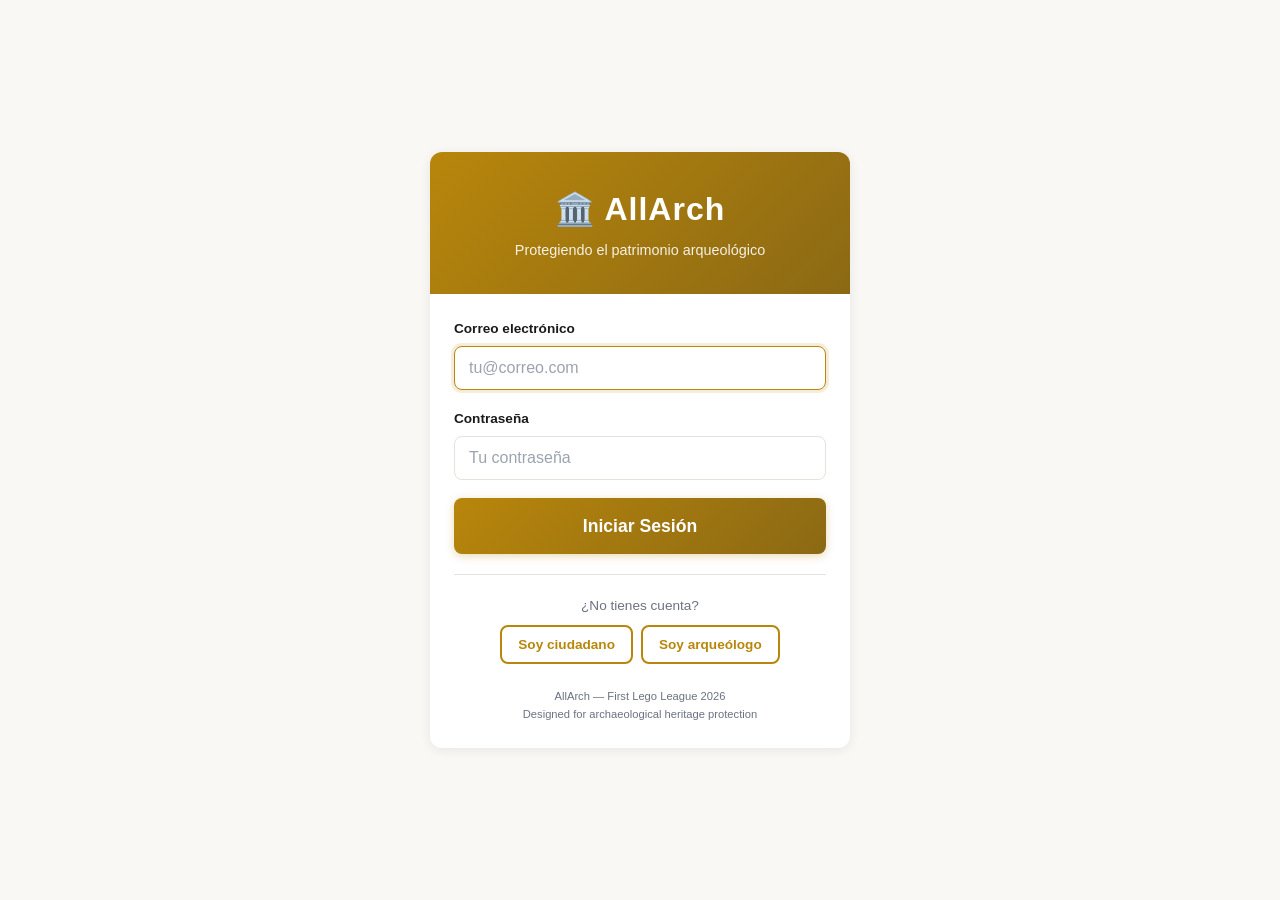
<file: index.html>
<!DOCTYPE html>
<html lang="es">
<head>
  <meta charset="UTF-8">
  <meta name="viewport" content="width=device-width, initial-scale=1.0, maximum-scale=1.0, user-scalable=no">
  <meta name="theme-color" content="#B8860B">
  <meta name="apple-mobile-web-app-capable" content="yes">
  <meta name="apple-mobile-web-app-status-bar-style" content="black-translucent">
  <title>AllArch — Iniciar Sesión</title>
  <link rel="stylesheet" href="css/styles.css">
  <link rel="manifest" href="manifest.webmanifest">
  <link rel="icon" type="image/png" href="assets/icons/icon-192.png">
  <link rel="apple-touch-icon" href="assets/icons/icon-192.png">
</head>
<body>
  <div class="aa-center-page">
    <div class="aa-card" style="width:100%;max-width:420px;">
      <div class="aa-card-header">
        <h1>🏛️ AllArch</h1>
        <p>Protegiendo el patrimonio arqueológico</p>
      </div>
      <div class="aa-card-body">
        <form id="loginForm" onsubmit="handleLogin(event)">
          <div class="aa-form-group">
            <label for="email">Correo electrónico</label>
            <input type="email" id="email" class="aa-input" placeholder="tu@correo.com" required autocomplete="email" autofocus>
          </div>
          <div class="aa-form-group">
            <label for="password">Contraseña</label>
            <input type="password" id="password" class="aa-input" placeholder="Tu contraseña" required autocomplete="current-password">
          </div>
          <button type="submit" id="loginBtn" class="aa-btn aa-btn-primary aa-btn-block aa-btn-lg">
            Iniciar Sesión
          </button>
        </form>

        <hr class="aa-divider">

        <div class="aa-text-center">
          <p class="aa-text-muted">¿No tienes cuenta?</p>
          <div class="aa-gap-sm aa-mt-1" style="justify-content:center;flex-wrap:wrap;">
            <a href="registro.html" class="aa-btn aa-btn-outline aa-btn-sm">Soy ciudadano</a>
            <a href="registro_arqueologo.html" class="aa-btn aa-btn-outline aa-btn-sm">Soy arqueólogo</a>
          </div>
        </div>

        <p class="aa-text-center aa-text-muted aa-mt-3" style="font-size:0.7rem;">
          AllArch — First Lego League 2026<br>Designed for archaeological heritage protection
        </p>
      </div>
    </div>
  </div>

  <script src="js/config.js"></script>
  <script src="js/utils.js"></script>
  <script src="js/auth.js"></script>
  <script src="js/pwa-install.js"></script>
  <script>
    if ('serviceWorker' in navigator) {
      navigator.serviceWorker.register('./sw.js').catch(() => {});
    }
    document.addEventListener('DOMContentLoaded', () => {
      const user = getUser();
      if (user && user.id) redirigirPorTipoUsuario();
    });
  </script>
</body>
</html>
</file>
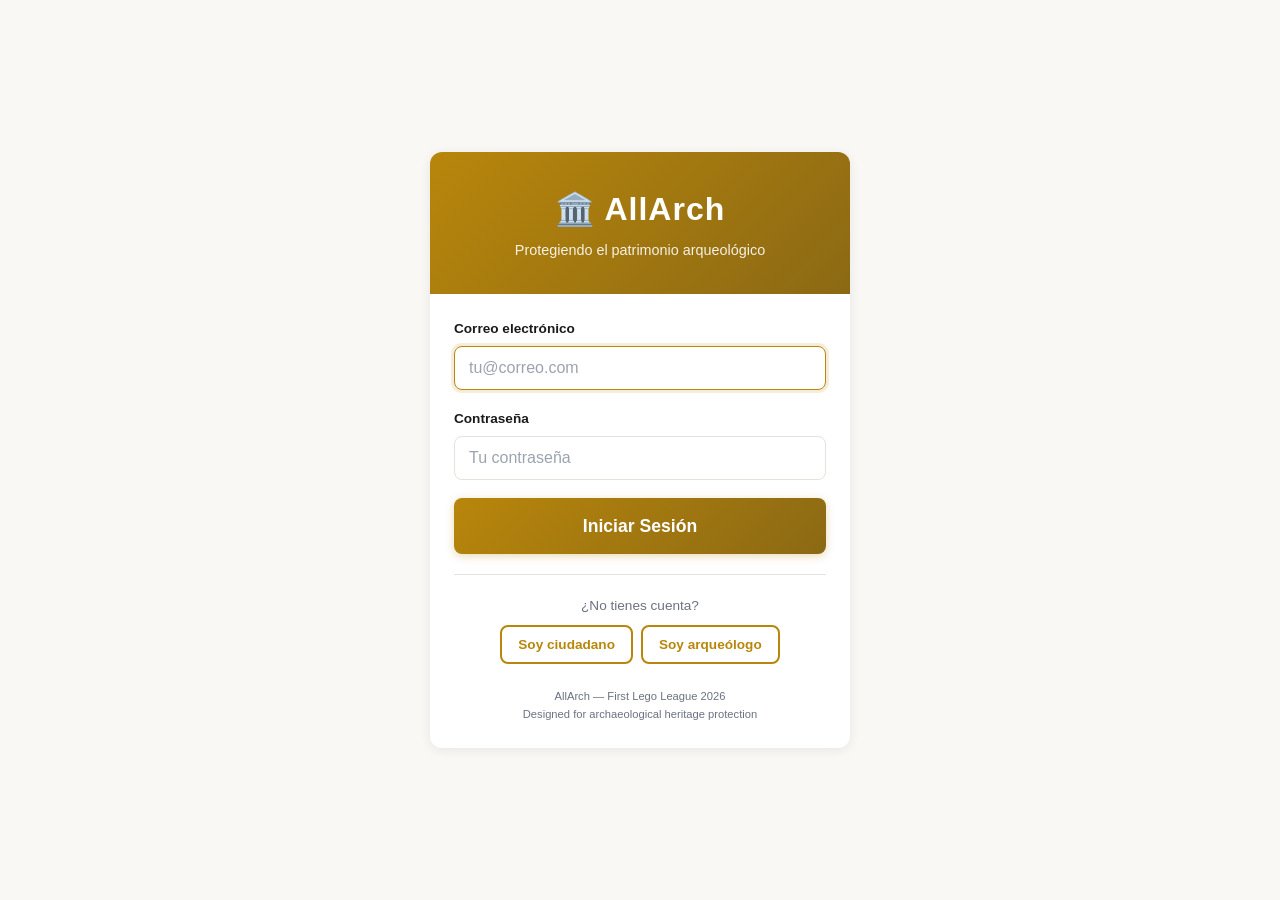
<file: dashboard_admin.html>
<!DOCTYPE html>
<html lang="es">
<head>
  <meta charset="UTF-8">
  <meta name="viewport" content="width=device-width, initial-scale=1.0, maximum-scale=1.0, user-scalable=no">
  <meta name="theme-color" content="#B8860B">
  <title>AllArch — Panel Administrador</title>
  <link rel="stylesheet" href="css/styles.css">
  <link rel="manifest" href="manifest.webmanifest">
</head>
<body>
  <header class="aa-header" id="appHeader"></header>

  <main class="aa-page">
    <div class="aa-container">
      <div class="aa-stats" id="statsAdmin"></div>

      <div class="aa-tabs">
        <button class="aa-tab active" onclick="cambiarTabAdmin('arqueologos')">👤 Arqueólogos</button>
        <button class="aa-tab" onclick="cambiarTabAdmin('hallazgos')">📷 Hallazgos</button>
      </div>

      <div id="tabArqueologos">
        <h3 class="aa-section-title">Pendientes de aprobación <span class="aa-section-count" id="contadorPendientes">0</span></h3>
        <div id="listaPendientes" class="aa-finding-list"></div>

        <h3 class="aa-section-title aa-mt-3">Arqueólogos verificados <span class="aa-section-count" id="contadorAprobados">0</span></h3>
        <div id="listaAprobados" class="aa-finding-list"></div>
      </div>

      <div id="tabHallazgos" style="display:none;">
        <h3 class="aa-section-title">Todos los hallazgos <span class="aa-section-count" id="contadorHallazgos">0</span></h3>
        <div id="listaHallazgos" class="aa-finding-list"></div>
      </div>
    </div>
  </main>

  <script src="js/config.js"></script>
  <script src="js/utils.js"></script>
  <script src="js/auth.js"></script>
  <script src="js/admin.js"></script>
  <script src="js/pwa-install.js"></script>
</body>
</html>
</file>
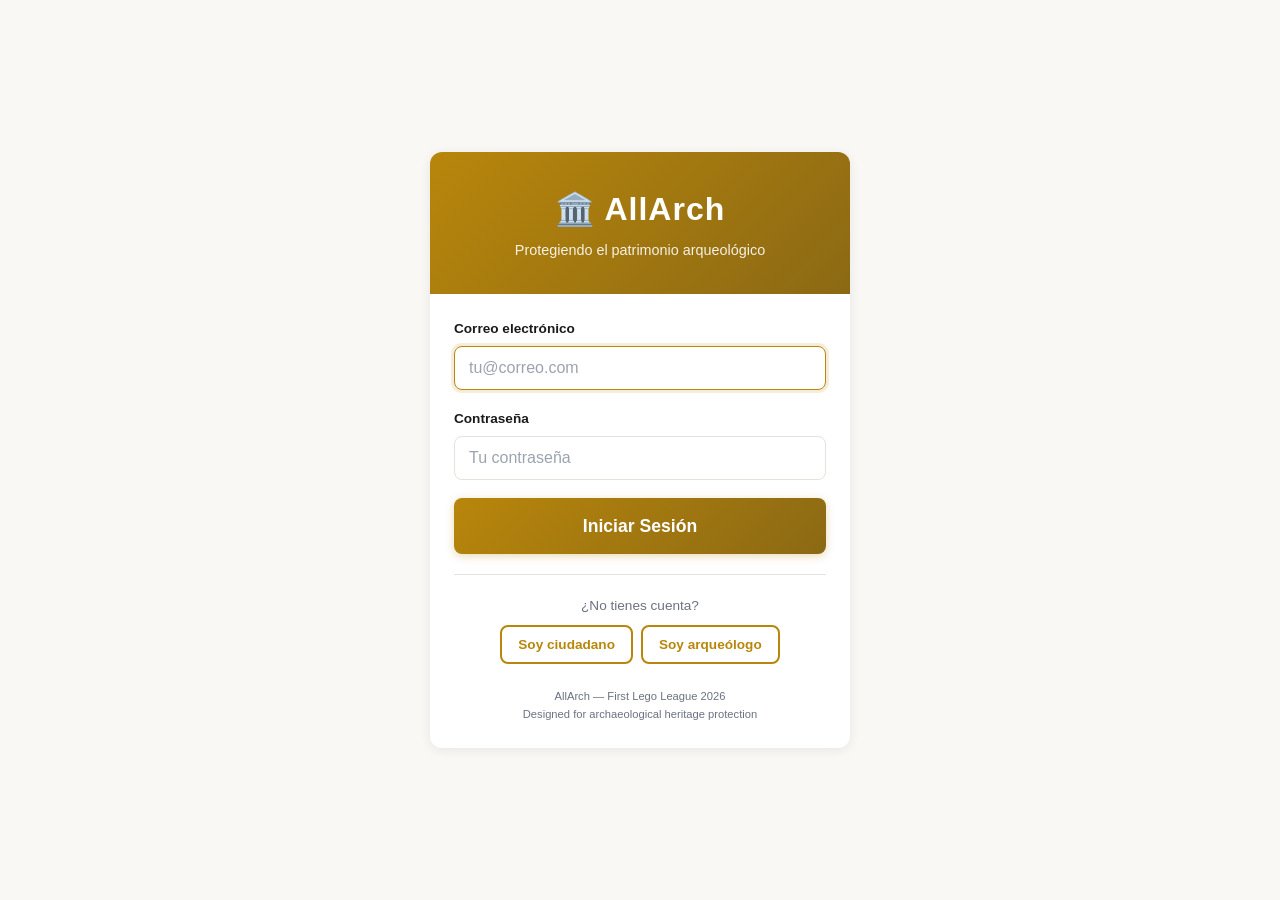
<file: dashboard_arqueologo.html>
<!DOCTYPE html>
<html lang="es">
<head>
  <meta charset="UTF-8">
  <meta name="viewport" content="width=device-width, initial-scale=1.0, maximum-scale=1.0, user-scalable=no">
  <meta name="theme-color" content="#B8860B">
  <title>AllArch — Panel Arqueólogo</title>
  <link rel="stylesheet" href="css/styles.css">
  <link rel="manifest" href="manifest.webmanifest">
</head>
<body>
  <header class="aa-header" id="appHeader"></header>

  <main class="aa-page">
    <div class="aa-container">
      <div id="bannerPendiente" style="display:none;">
        <div class="aa-pending-banner">
          <h3>⏳ Cuenta pendiente de aprobación</h3>
          <p>Un administrador revisará tu perfil profesional. Recibirás acceso completo una vez aprobado.</p>
        </div>
      </div>

      <div id="contenidoPrincipal">
        <div class="aa-stats" id="statsArqueologo"></div>

        <div class="aa-tabs">
          <button class="aa-tab active" onclick="cambiarTab('pendientes')">⏳ Pendientes</button>
          <button class="aa-tab" onclick="cambiarTab('evaluados')">✅ Mis evaluaciones</button>
        </div>

        <div id="tabPendientes">
          <div id="listaPendientes">
            <div class="aa-loading"><div class="spinner"></div><span>Cargando hallazgos...</span></div>
          </div>
        </div>

        <div id="tabEvaluados" style="display:none;">
          <div id="listaEvaluados">
            <div class="aa-loading"><div class="spinner"></div><span>Cargando evaluaciones...</span></div>
          </div>
        </div>
      </div>
    </div>
  </main>

  <script src="js/config.js"></script>
  <script src="js/utils.js"></script>
  <script src="js/auth.js"></script>
  <script src="js/arqueologo.js"></script>
  <script src="js/pwa-install.js"></script>
</body>
</html>
</file>
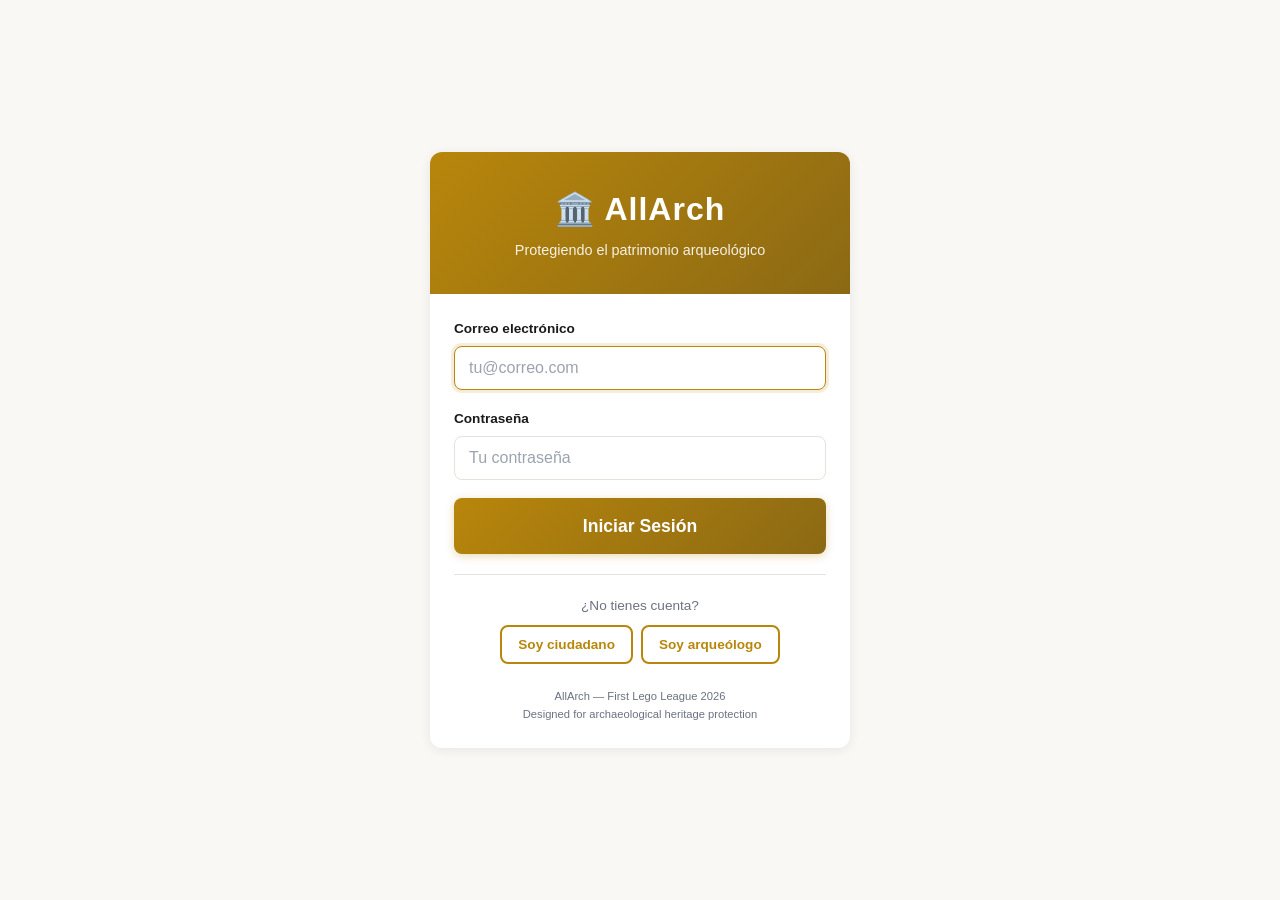
<file: dashboard_publico.html>
<!DOCTYPE html>
<html lang="es">
<head>
  <meta charset="UTF-8">
  <meta name="viewport" content="width=device-width, initial-scale=1.0, maximum-scale=1.0, user-scalable=no">
  <meta name="theme-color" content="#B8860B">
  <title>AllArch — Mis Hallazgos</title>
  <link rel="stylesheet" href="css/styles.css">
  <link rel="manifest" href="manifest.webmanifest">
</head>
<body>
  <header class="aa-header" id="appHeader"></header>

  <main class="aa-page">
    <div class="aa-container">
      <h2 class="aa-section-title">📷 Mis Hallazgos <span class="aa-section-count" id="contadorHallazgos">0</span></h2>
      <div id="listaHallazgos">
        <div class="aa-loading"><div class="spinner"></div><span>Cargando hallazgos...</span></div>
      </div>
    </div>
  </main>

  <a href="nuevo_hallazgo.html" class="aa-fab" title="Reportar hallazgo">＋</a>

  <script src="js/config.js"></script>
  <script src="js/utils.js"></script>
  <script src="js/auth.js"></script>
  <script src="js/publico.js"></script>
  <script src="js/pwa-install.js"></script>
</body>
</html>
</file>
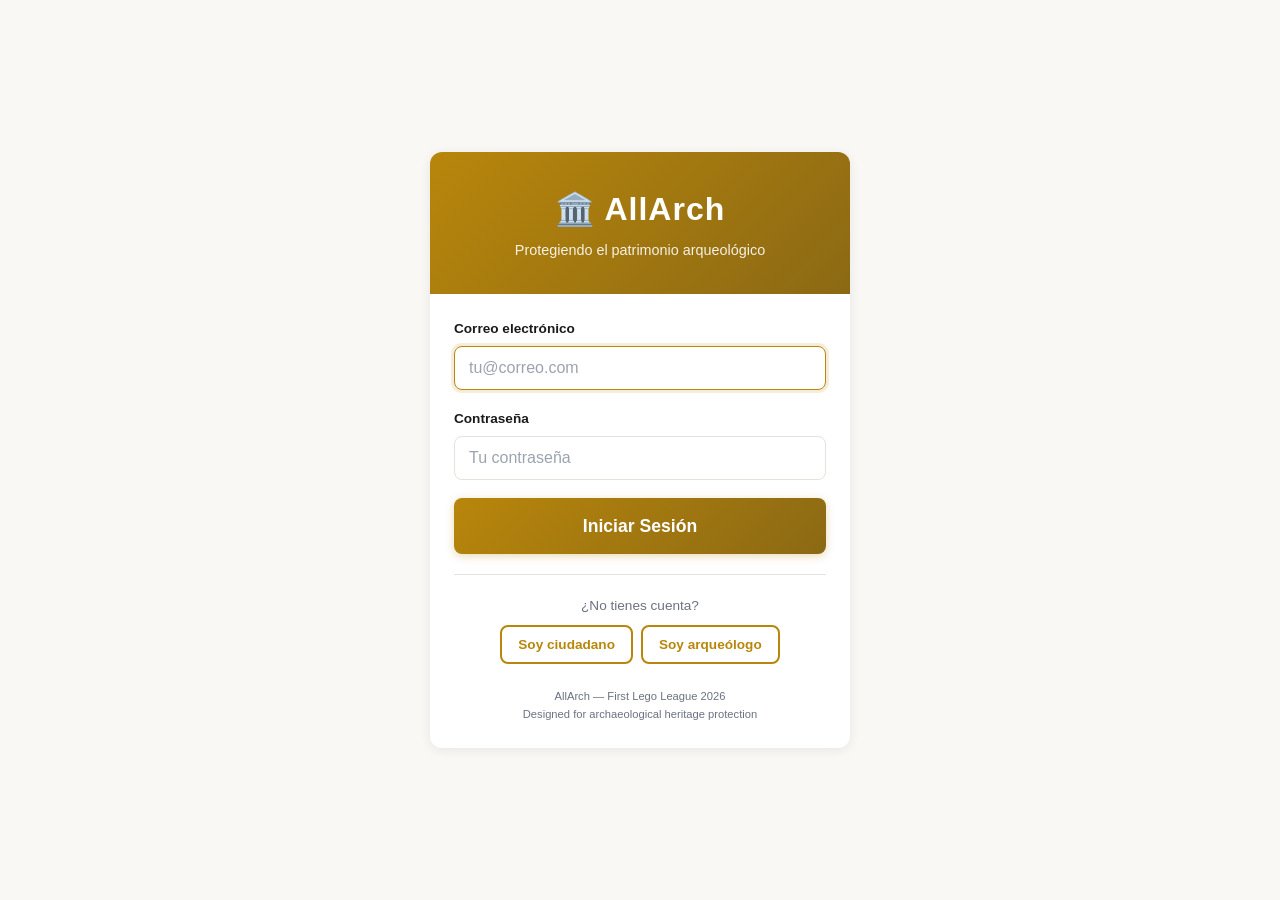
<file: hallazgo.html>
<!DOCTYPE html>
<html lang="es">
<head>
  <meta charset="UTF-8">
  <meta name="viewport" content="width=device-width, initial-scale=1.0, maximum-scale=1.0, user-scalable=no">
  <meta name="theme-color" content="#B8860B">
  <title>AllArch — Detalle de Hallazgo</title>
  <link rel="stylesheet" href="css/styles.css">
  <link rel="manifest" href="manifest.webmanifest">
</head>
<body>
  <header class="aa-header" id="appHeader"></header>

  <main class="aa-page">
    <div class="aa-container" style="max-width:640px;">
      <div id="hallazgoDetalle">
        <div class="aa-loading"><div class="spinner"></div><span>Cargando hallazgo...</span></div>
      </div>
    </div>
  </main>

  <script src="js/config.js"></script>
  <script src="js/utils.js"></script>
  <script src="js/auth.js"></script>
  <script src="js/pwa-install.js"></script>
  <script>
    let hallazgoActual = null;

    document.addEventListener('DOMContentLoaded', async () => {
      const user = requireAuth();
      if (!user) return;
      renderHeader(user);

      const params = new URLSearchParams(window.location.search);
      const id = params.get('id');
      if (!id) {
        document.getElementById('hallazgoDetalle').innerHTML = '<div class="aa-empty"><div class="aa-empty-icon">❓</div><h3>Hallazgo no encontrado</h3></div>';
        return;
      }

      await cargarHallazgo(id, user);
    });

    async function cargarHallazgo(id, user) {
      const container = document.getElementById('hallazgoDetalle');

      try {
        const rH = await fetch(`${CONFIG.API_BASE}/hallazgos?id=eq.${id}&select=*,usuarios(nombre,apellidos)`, {
          headers: CONFIG.HEADERS
        });
        const hallazgos = await rH.json();
        if (!hallazgos || hallazgos.length === 0) {
          container.innerHTML = '<div class="aa-empty"><div class="aa-empty-icon">❓</div><h3>Hallazgo no encontrado</h3></div>';
          return;
        }

        const h = hallazgos[0];
        hallazgoActual = h;

        const rF = await fetch(`${CONFIG.API_BASE}/hallazgo_fotos?hallazgo_id=eq.${id}&order=orden.asc`, {
          headers: CONFIG.HEADERS
        });
        const fotos = await rF.json();

        const rE = await fetch(`${CONFIG.API_BASE}/evaluaciones?hallazgo_id=eq.${id}&select=*,usuarios(nombre,apellidos,institucion)`, {
          headers: CONFIG.HEADERS
        });
        const evaluaciones = await rE.json();

        const contextos = {
          'hallazgo_casual': 'Hallazgo casual',
          'excavacion': 'Excavación / Construcción',
          'coleccion_familiar': 'Colección familiar',
          'otro': 'Otro'
        };

        let fotosHTML = '';
        if (fotos && fotos.length > 0) {
          fotosHTML = `<div class="aa-gallery">${fotos.map(f => `<img src="${f.foto_url}" alt="Foto del hallazgo" loading="lazy">`).join('')}</div>`;
        } else {
          fotosHTML = '<div style="padding:32px;text-align:center;background:var(--border);border-radius:var(--radius);color:var(--text-muted);">📷 Sin fotografías</div>';
        }

        let ubicacionHTML = '';
        if (h.latitud && h.longitud) {
          ubicacionHTML = `<a href="https://www.google.com/maps?q=${h.latitud},${h.longitud}" target="_blank" class="aa-map-link">📍 Ver en mapa (${h.latitud.toFixed(4)}, ${h.longitud.toFixed(4)})</a>`;
        }
        if (h.direccion_manual) {
          ubicacionHTML += `<p style="margin-top:4px;">📍 ${h.direccion_manual}</p>`;
        }
        if (!ubicacionHTML) ubicacionHTML = '<p class="aa-text-muted">Sin ubicación registrada</p>';

        let evalHTML = '';
        if (evaluaciones && evaluaciones.length > 0) {
          const ev = evaluaciones[0];
          evalHTML = `
            <div class="aa-detail-section">
              <h3>Evaluación Arqueológica</h3>
              <div class="aa-card" style="margin-top:8px;">
                <div class="aa-card-body">
                  <div class="aa-rating-display" style="margin-bottom:12px;">
                    <span class="aa-rating-number" style="color:${colorValor(ev.valor_arqueologico)}">${ev.valor_arqueologico}</span>
                    <div>
                      <div class="aa-rating-label" style="color:${colorValor(ev.valor_arqueologico)}">${textoValor(ev.valor_arqueologico)}</div>
                      <div class="aa-rating-sub">de 10 puntos</div>
                    </div>
                  </div>
                  <p style="font-size:1rem;line-height:1.5;margin-bottom:12px;"><strong>Veredicto:</strong> ${ev.veredicto}</p>
                  <p class="aa-text-muted" style="font-size:0.8rem;">
                    Evaluado por <strong>${ev.usuarios ? ev.usuarios.nombre + ' ' + ev.usuarios.apellidos : 'Arqueólogo'}</strong>
                    ${ev.usuarios && ev.usuarios.institucion ? ' — ' + ev.usuarios.institucion : ''}
                    · ${formatearFecha(ev.created_at)}
                  </p>
                </div>
              </div>
            </div>
          `;
        }

        let formEvalHTML = '';
        if (user.tipo_usuario === 'arqueologo' && user.aprobado && h.estado !== 'evaluado') {
          formEvalHTML = `
            <div class="aa-detail-section">
              <h3>Tu Evaluación</h3>
              <div class="aa-card" style="margin-top:8px;">
                <div class="aa-card-body">
                  <form onsubmit="enviarEvaluacion(event)">
                    <div class="aa-form-group">
                      <label>Valor arqueológico (1 = sin valor, 10 = excepcional)</label>
                      <div class="aa-rating-selector" id="ratingSelector">
                        ${[1,2,3,4,5,6,7,8,9,10].map(n => `<button type="button" class="aa-rating-btn" onclick="seleccionarRating(${n})">${n}</button>`).join('')}
                      </div>
                      <input type="hidden" id="valorRating" required>
                    </div>
                    <div class="aa-form-group">
                      <label for="veredicto">Veredicto (claro, directo, simple)</label>
                      <textarea id="veredicto" class="aa-textarea" rows="3" placeholder="Ej: Fragmento cerámico consistente con período Muisca. No manipular. Se recomienda inspección presencial por especialista." required></textarea>
                    </div>
                    <button type="submit" id="evalBtn" class="aa-btn aa-btn-secondary aa-btn-block">
                      Enviar evaluación
                    </button>
                  </form>
                </div>
              </div>
            </div>
          `;
        }

        const reportante = h.usuarios ? `${h.usuarios.nombre} ${h.usuarios.apellidos}` : 'Usuario';

        container.innerHTML = `
          ${fotosHTML}
          <div style="margin-top:16px;">
            <span class="badge ${claseEstado(h.estado)}">${textoEstado(h.estado)}</span>
          </div>
          <div class="aa-detail-section aa-mt-2">
            <h3>Descripción</h3>
            <p>${h.descripcion}</p>
          </div>
          <div class="aa-detail-section">
            <h3>Contexto</h3>
            <p>${contextos[h.contexto] || h.contexto || 'No especificado'}</p>
          </div>
          <div class="aa-detail-section">
            <h3>Ubicación</h3>
            ${ubicacionHTML}
          </div>
          <div class="aa-detail-section">
            <h3>Detalles</h3>
            <p>Reportado por: <strong>${reportante}</strong></p>
            ${h.fecha_hallazgo ? `<p>Fecha del hallazgo: ${formatearFecha(h.fecha_hallazgo)}</p>` : ''}
            <p>Registrado: ${formatearFecha(h.created_at)}</p>
          </div>
          ${evalHTML}
          ${formEvalHTML}
          <div class="aa-mt-3 aa-text-center">
            <a href="javascript:history.back()" class="aa-link">← Volver</a>
          </div>
        `;

      } catch (error) {
        console.error('Error cargando hallazgo:', error);
        container.innerHTML = '<div class="aa-empty"><div class="aa-empty-icon">⚠️</div><h3>Error al cargar</h3><p>No se pudo cargar el hallazgo. Verifica tu conexión.</p></div>';
      }
    }

    function seleccionarRating(valor) {
      document.getElementById('valorRating').value = valor;
      document.querySelectorAll('.aa-rating-btn').forEach((btn, i) => {
        btn.classList.toggle('active', (i + 1) <= valor);
      });
    }

    async function enviarEvaluacion(event) {
      event.preventDefault();
      const user = getUser();
      const valor = parseInt(document.getElementById('valorRating').value);
      const veredicto = document.getElementById('veredicto').value.trim();
      const btn = document.getElementById('evalBtn');

      if (!valor || valor < 1 || valor > 10) {
        mostrarAlerta('Selecciona un valor del 1 al 10', 'error');
        return;
      }
      if (!veredicto) {
        mostrarAlerta('Escribe tu veredicto', 'error');
        return;
      }

      btn.disabled = true;
      btn.innerHTML = '<span class="spinner"></span> Enviando...';

      try {
        const rEval = await fetch(`${CONFIG.API_BASE}/evaluaciones`, {
          method: 'POST',
          headers: { ...CONFIG.HEADERS, 'Prefer': 'return=representation' },
          body: JSON.stringify({
            hallazgo_id: hallazgoActual.id,
            arqueologo_id: user.id,
            valor_arqueologico: valor,
            veredicto: veredicto
          })
        });

        if (!rEval.ok) throw new Error('Error al enviar evaluación');

        await fetch(`${CONFIG.API_BASE}/hallazgos?id=eq.${hallazgoActual.id}`, {
          method: 'PATCH',
          headers: CONFIG.HEADERS,
          body: JSON.stringify({ estado: 'evaluado' })
        });

        mostrarAlerta('¡Evaluación enviada exitosamente!', 'success', 2000);
        setTimeout(() => location.reload(), 2000);

      } catch (error) {
        console.error('Error:', error);
        mostrarAlerta('Error al enviar la evaluación', 'error');
        btn.disabled = false;
        btn.innerHTML = 'Enviar evaluación';
      }
    }
  </script>
</body>
</html>
</file>
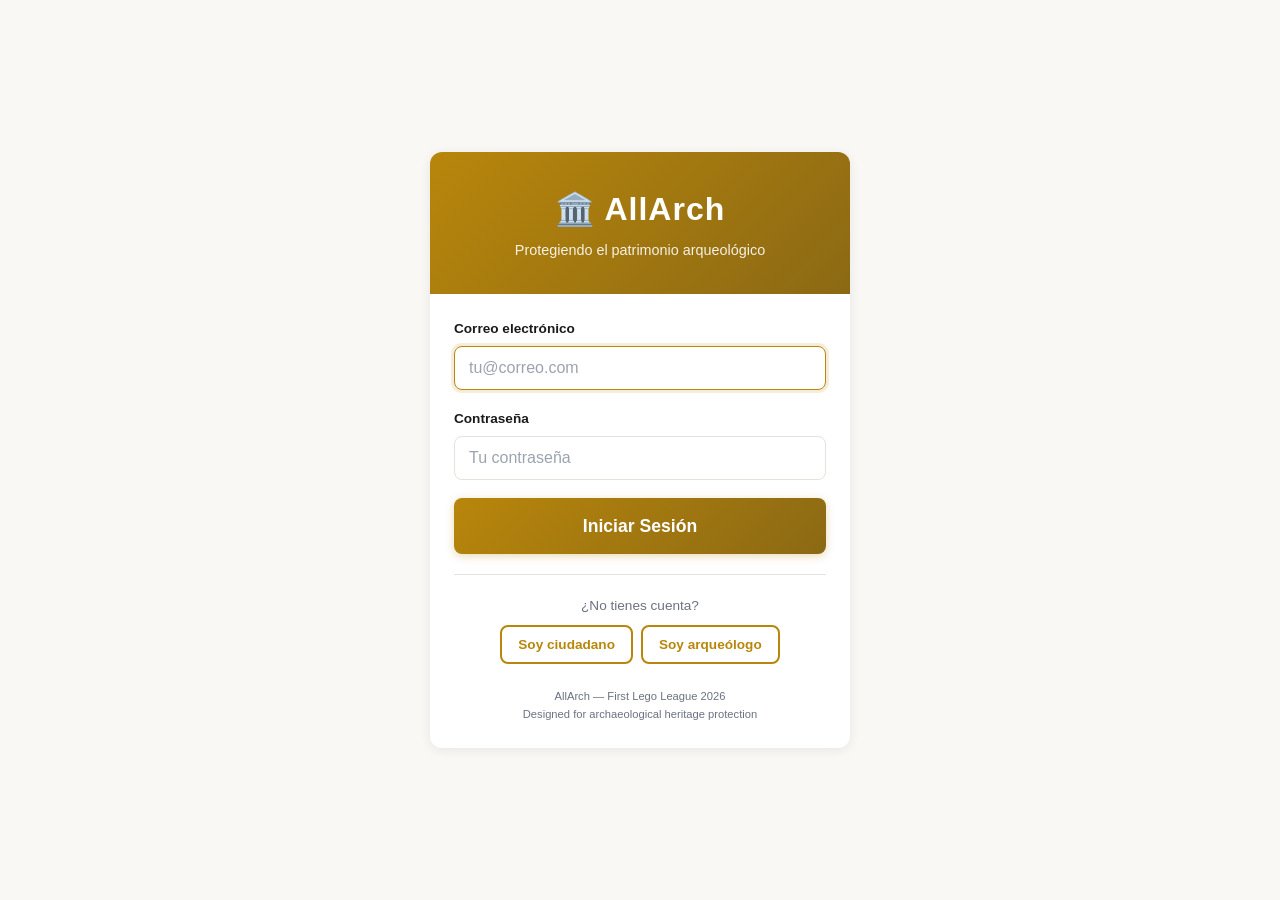
<file: nuevo_hallazgo.html>
<!DOCTYPE html>
<html lang="es">
<head>
  <meta charset="UTF-8">
  <meta name="viewport" content="width=device-width, initial-scale=1.0, maximum-scale=1.0, user-scalable=no">
  <meta name="theme-color" content="#B8860B">
  <title>AllArch — Reportar Hallazgo</title>
  <link rel="stylesheet" href="css/styles.css">
  <link rel="manifest" href="manifest.webmanifest">
</head>
<body>
  <header class="aa-header" id="appHeader"></header>

  <main class="aa-page">
    <div class="aa-container" style="max-width:560px;">
      <h2 class="aa-section-title">📷 Reportar nuevo hallazgo</h2>
      <p class="aa-text-muted aa-mb-3">Sube hasta 3 fotografías del objeto y proporciona contexto para que un arqueólogo pueda evaluar su valor.</p>

      <form id="hallazgoForm" onsubmit="enviarHallazgo(event)">
        <div class="aa-form-group">
          <label>Fotografías (máximo 3)</label>
          <div class="aa-photo-grid" id="photoGrid">
            <div class="aa-photo-slot" onclick="agregarFoto(0)">
              <span>📷</span>
              <input type="file" accept="image/*" capture="environment" style="display:none" onchange="previewFoto(this, 0)">
            </div>
            <div class="aa-photo-slot" onclick="agregarFoto(1)">
              <span>＋</span>
              <input type="file" accept="image/*" capture="environment" style="display:none" onchange="previewFoto(this, 1)">
            </div>
            <div class="aa-photo-slot" onclick="agregarFoto(2)">
              <span>＋</span>
              <input type="file" accept="image/*" capture="environment" style="display:none" onchange="previewFoto(this, 2)">
            </div>
          </div>
        </div>

        <div class="aa-form-group">
          <label for="descripcion">Describe lo que encontraste</label>
          <textarea id="descripcion" class="aa-textarea" rows="3" placeholder="¿Qué es? ¿Cómo lo encontraste? ¿En qué contexto estaba?" required></textarea>
        </div>

        <div class="aa-form-group">
          <label for="contexto">¿Cómo fue el hallazgo?</label>
          <select id="contexto" class="aa-select" required>
            <option value="">Selecciona una opción</option>
            <option value="hallazgo_casual">Hallazgo casual (caminando, en un terreno...)</option>
            <option value="excavacion">Durante una excavación o construcción</option>
            <option value="coleccion_familiar">Pieza de colección familiar</option>
            <option value="otro">Otro</option>
          </select>
        </div>

        <div class="aa-form-group">
          <label>Ubicación</label>
          <div class="aa-gap-sm" style="flex-wrap:wrap;">
            <button type="button" class="aa-btn aa-btn-outline aa-btn-sm" id="btnGPS" onclick="detectarUbicacion()">
              📍 Usar mi ubicación GPS
            </button>
            <span class="aa-text-muted" id="gpsStatus" style="align-self:center;font-size:0.8rem;"></span>
          </div>
          <input type="hidden" id="latitud">
          <input type="hidden" id="longitud">
          <div class="aa-mt-1">
            <input type="text" id="direccion" class="aa-input" placeholder="O escribe la dirección manualmente">
          </div>
        </div>

        <div class="aa-form-group">
          <label for="fechaHallazgo">¿Cuándo lo encontraste? (aproximado)</label>
          <input type="date" id="fechaHallazgo" class="aa-input">
        </div>

        <button type="submit" id="enviarBtn" class="aa-btn aa-btn-primary aa-btn-block aa-btn-lg aa-mt-2">
          Enviar hallazgo para evaluación
        </button>
      </form>

      <p class="aa-text-center aa-mt-2">
        <a href="dashboard_publico.html" class="aa-link">← Volver a mis hallazgos</a>
      </p>
    </div>
  </main>

  <script src="js/config.js"></script>
  <script src="js/utils.js"></script>
  <script src="js/auth.js"></script>
  <script src="js/hallazgo.js"></script>
  <script src="js/pwa-install.js"></script>
</body>
</html>
</file>
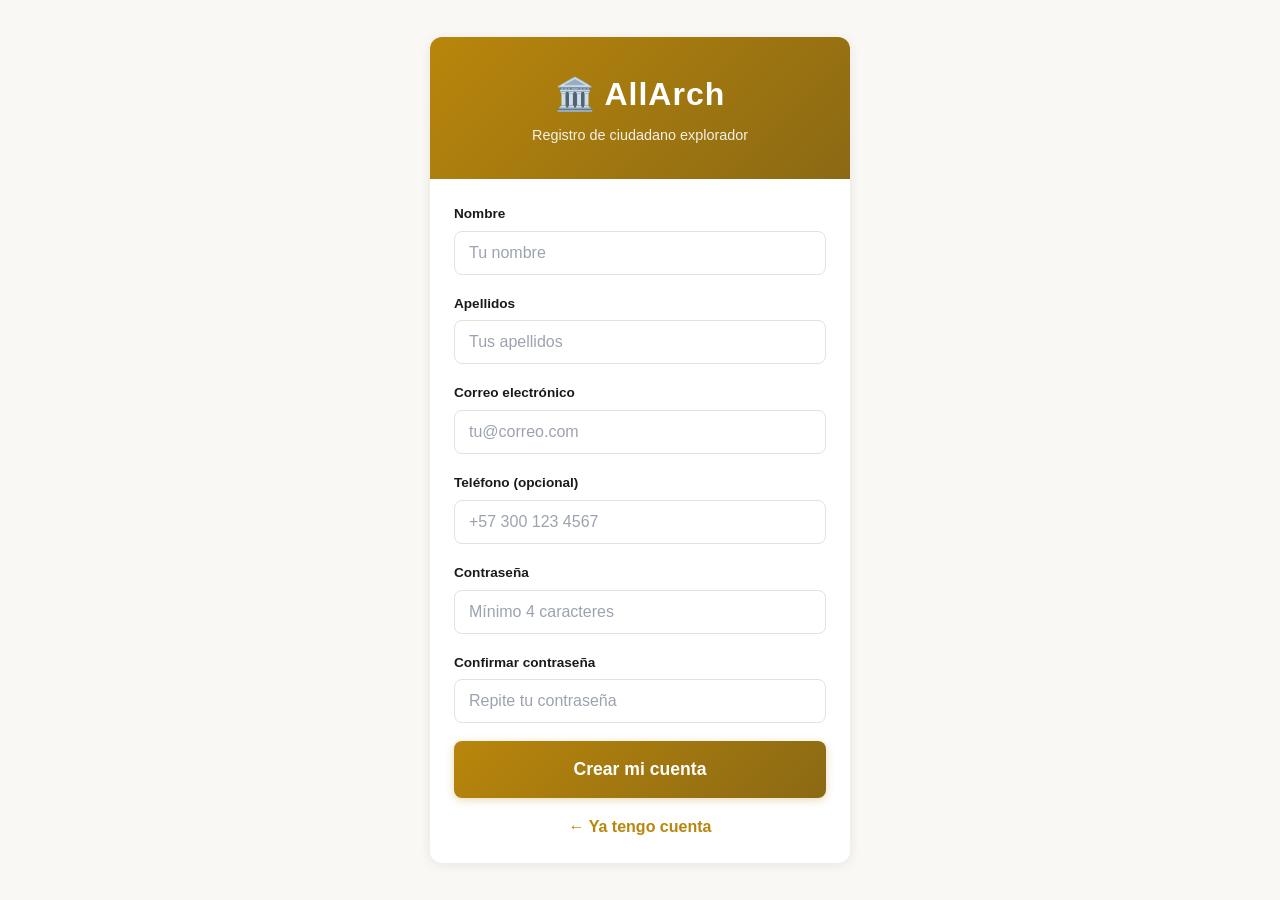
<file: registro.html>
<!DOCTYPE html>
<html lang="es">
<head>
  <meta charset="UTF-8">
  <meta name="viewport" content="width=device-width, initial-scale=1.0, maximum-scale=1.0, user-scalable=no">
  <meta name="theme-color" content="#B8860B">
  <title>AllArch — Registro</title>
  <link rel="stylesheet" href="css/styles.css">
  <link rel="manifest" href="manifest.webmanifest">
</head>
<body>
  <div class="aa-center-page">
    <div class="aa-card" style="width:100%;max-width:420px;">
      <div class="aa-card-header">
        <h1>🏛️ AllArch</h1>
        <p>Registro de ciudadano explorador</p>
      </div>
      <div class="aa-card-body">
        <form id="registroForm" onsubmit="registrarUsuario(event)">
          <div class="aa-form-group">
            <label for="nombre">Nombre</label>
            <input type="text" id="nombre" class="aa-input" placeholder="Tu nombre" required>
          </div>
          <div class="aa-form-group">
            <label for="apellidos">Apellidos</label>
            <input type="text" id="apellidos" class="aa-input" placeholder="Tus apellidos" required>
          </div>
          <div class="aa-form-group">
            <label for="email">Correo electrónico</label>
            <input type="email" id="email" class="aa-input" placeholder="tu@correo.com" required>
          </div>
          <div class="aa-form-group">
            <label for="telefono">Teléfono (opcional)</label>
            <input type="tel" id="telefono" class="aa-input" placeholder="+57 300 123 4567">
          </div>
          <div class="aa-form-group">
            <label for="password">Contraseña</label>
            <input type="password" id="password" class="aa-input" placeholder="Mínimo 4 caracteres" required minlength="4">
          </div>
          <div class="aa-form-group">
            <label for="password2">Confirmar contraseña</label>
            <input type="password" id="password2" class="aa-input" placeholder="Repite tu contraseña" required>
          </div>
          <button type="submit" id="registroBtn" class="aa-btn aa-btn-primary aa-btn-block aa-btn-lg">
            Crear mi cuenta
          </button>
        </form>
        <p class="aa-text-center aa-mt-2">
          <a href="index.html" class="aa-link">← Ya tengo cuenta</a>
        </p>
      </div>
    </div>
  </div>

  <script src="js/config.js"></script>
  <script src="js/utils.js"></script>
  <script src="js/auth.js"></script>
  <script>
    async function registrarUsuario(event) {
      event.preventDefault();

      const nombre = document.getElementById('nombre').value.trim();
      const apellidos = document.getElementById('apellidos').value.trim();
      const email = document.getElementById('email').value.trim().toLowerCase();
      const telefono = document.getElementById('telefono').value.trim();
      const password = document.getElementById('password').value;
      const password2 = document.getElementById('password2').value;
      const btn = document.getElementById('registroBtn');

      if (password !== password2) {
        mostrarAlerta('Las contraseñas no coinciden', 'error');
        return;
      }

      btn.disabled = true;
      const textoOriginal = btn.innerHTML;
      btn.innerHTML = '<span class="spinner"></span> Registrando...';

      try {
        const check = await fetch(
          `${CONFIG.API_BASE}/usuarios?email=eq.${encodeURIComponent(email)}&select=id`,
          { headers: CONFIG.HEADERS }
        );
        const existing = await check.json();
        if (existing && existing.length > 0) {
          throw new Error('Ya existe una cuenta con este correo.');
        }

        const r = await fetch(`${CONFIG.API_BASE}/usuarios`, {
          method: 'POST',
          headers: { ...CONFIG.HEADERS, 'Prefer': 'return=representation' },
          body: JSON.stringify({
            email, password, nombre, apellidos, telefono: telefono || null,
            tipo_usuario: 'publico', activo: true, aprobado: true
          })
        });

        if (!r.ok) throw new Error('Error al crear la cuenta. Intenta de nuevo.');

        const usuarios = await r.json();
        const usuario = usuarios[0];

        setUser({
          id: usuario.id, email: usuario.email,
          nombre: usuario.nombre, apellidos: usuario.apellidos,
          tipo_usuario: 'publico', aprobado: true,
          loginTime: new Date().toISOString()
        });

        mostrarAlerta('¡Cuenta creada! Bienvenido a AllArch', 'success', 1500);
        setTimeout(() => { window.location.href = 'dashboard_publico.html'; }, 1500);

      } catch (error) {
        mostrarAlerta(error.message, 'error');
        btn.disabled = false;
        btn.innerHTML = textoOriginal;
      }
    }
  </script>
</body>
</html>
</file>
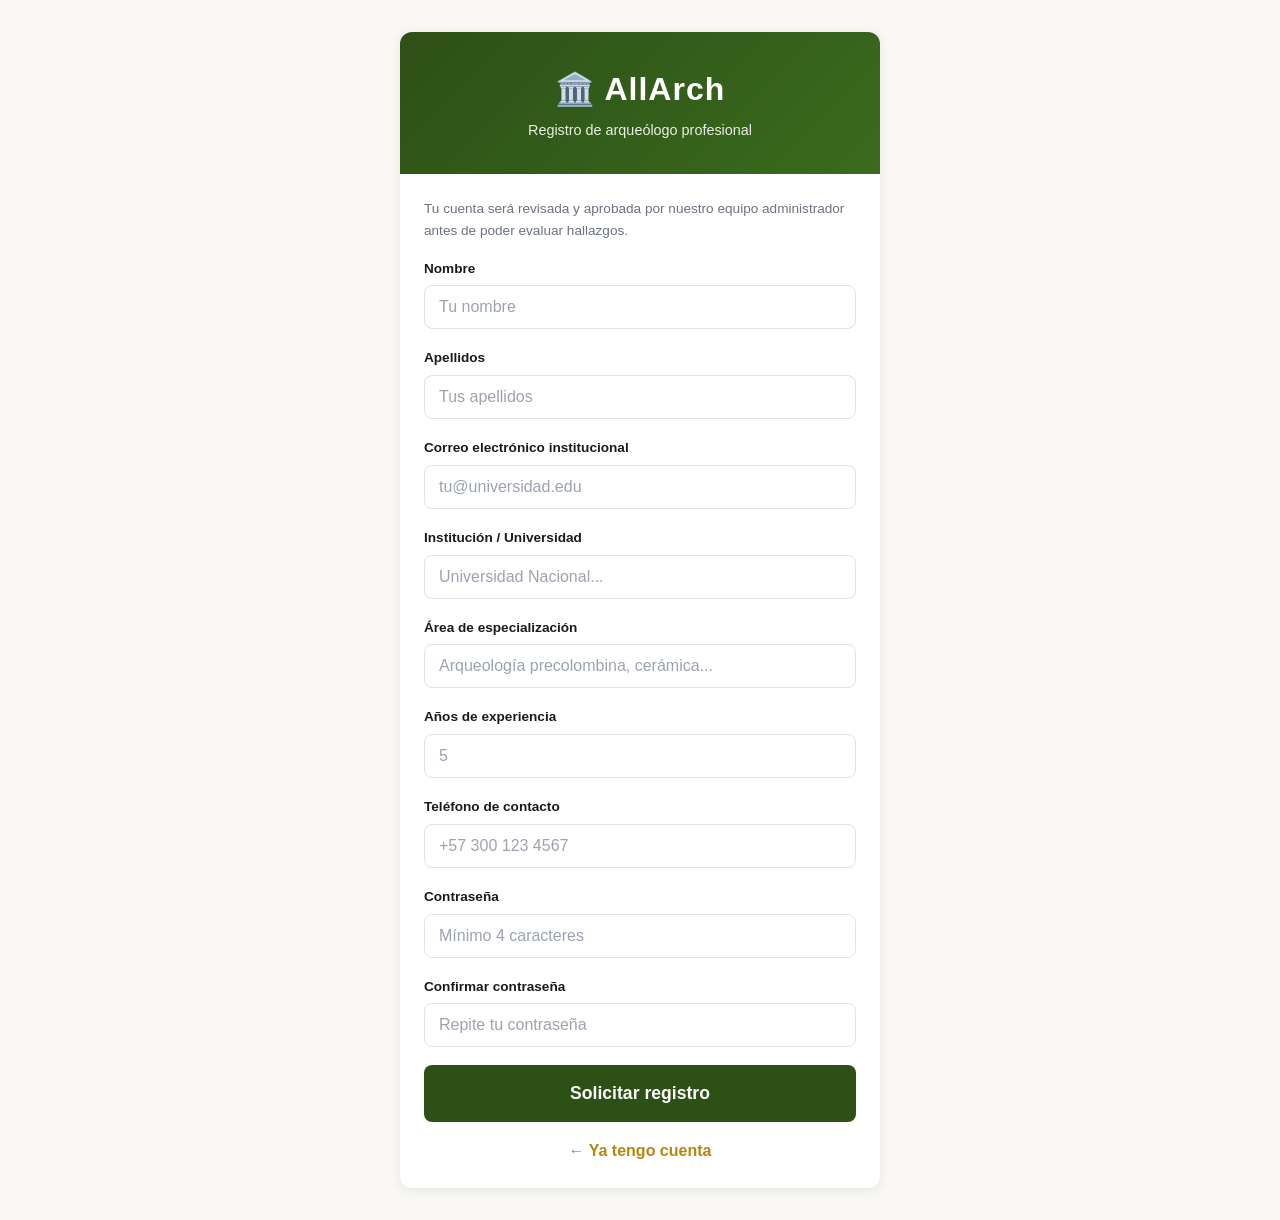
<file: registro_arqueologo.html>
<!DOCTYPE html>
<html lang="es">
<head>
  <meta charset="UTF-8">
  <meta name="viewport" content="width=device-width, initial-scale=1.0, maximum-scale=1.0, user-scalable=no">
  <meta name="theme-color" content="#B8860B">
  <title>AllArch — Registro Arqueólogo</title>
  <link rel="stylesheet" href="css/styles.css">
  <link rel="manifest" href="manifest.webmanifest">
</head>
<body>
  <div class="aa-center-page">
    <div class="aa-card" style="width:100%;max-width:480px;">
      <div class="aa-card-header" style="background:linear-gradient(135deg,var(--secondary) 0%,var(--secondary-light) 100%);">
        <h1>🏛️ AllArch</h1>
        <p>Registro de arqueólogo profesional</p>
      </div>
      <div class="aa-card-body">
        <p class="aa-text-muted aa-mb-2">Tu cuenta será revisada y aprobada por nuestro equipo administrador antes de poder evaluar hallazgos.</p>

        <form id="registroForm" onsubmit="registrarArqueologo(event)">
          <div class="aa-form-group">
            <label for="nombre">Nombre</label>
            <input type="text" id="nombre" class="aa-input" placeholder="Tu nombre" required>
          </div>
          <div class="aa-form-group">
            <label for="apellidos">Apellidos</label>
            <input type="text" id="apellidos" class="aa-input" placeholder="Tus apellidos" required>
          </div>
          <div class="aa-form-group">
            <label for="email">Correo electrónico institucional</label>
            <input type="email" id="email" class="aa-input" placeholder="tu@universidad.edu" required>
          </div>
          <div class="aa-form-group">
            <label for="institucion">Institución / Universidad</label>
            <input type="text" id="institucion" class="aa-input" placeholder="Universidad Nacional..." required>
          </div>
          <div class="aa-form-group">
            <label for="especializacion">Área de especialización</label>
            <input type="text" id="especializacion" class="aa-input" placeholder="Arqueología precolombina, cerámica..." required>
          </div>
          <div class="aa-form-group">
            <label for="anios">Años de experiencia</label>
            <input type="number" id="anios" class="aa-input" placeholder="5" min="0" max="60" required>
          </div>
          <div class="aa-form-group">
            <label for="telefono">Teléfono de contacto</label>
            <input type="tel" id="telefono" class="aa-input" placeholder="+57 300 123 4567" required>
          </div>
          <div class="aa-form-group">
            <label for="password">Contraseña</label>
            <input type="password" id="password" class="aa-input" placeholder="Mínimo 4 caracteres" required minlength="4">
          </div>
          <div class="aa-form-group">
            <label for="password2">Confirmar contraseña</label>
            <input type="password" id="password2" class="aa-input" placeholder="Repite tu contraseña" required>
          </div>
          <button type="submit" id="registroBtn" class="aa-btn aa-btn-secondary aa-btn-block aa-btn-lg">
            Solicitar registro
          </button>
        </form>
        <p class="aa-text-center aa-mt-2">
          <a href="index.html" class="aa-link">← Ya tengo cuenta</a>
        </p>
      </div>
    </div>
  </div>

  <script src="js/config.js"></script>
  <script src="js/utils.js"></script>
  <script src="js/auth.js"></script>
  <script>
    async function registrarArqueologo(event) {
      event.preventDefault();

      const nombre = document.getElementById('nombre').value.trim();
      const apellidos = document.getElementById('apellidos').value.trim();
      const email = document.getElementById('email').value.trim().toLowerCase();
      const institucion = document.getElementById('institucion').value.trim();
      const especializacion = document.getElementById('especializacion').value.trim();
      const anios = parseInt(document.getElementById('anios').value);
      const telefono = document.getElementById('telefono').value.trim();
      const password = document.getElementById('password').value;
      const password2 = document.getElementById('password2').value;
      const btn = document.getElementById('registroBtn');

      if (password !== password2) {
        mostrarAlerta('Las contraseñas no coinciden', 'error');
        return;
      }

      btn.disabled = true;
      const textoOriginal = btn.innerHTML;
      btn.innerHTML = '<span class="spinner"></span> Registrando...';

      try {
        const check = await fetch(
          `${CONFIG.API_BASE}/usuarios?email=eq.${encodeURIComponent(email)}&select=id`,
          { headers: CONFIG.HEADERS }
        );
        const existing = await check.json();
        if (existing && existing.length > 0) {
          throw new Error('Ya existe una cuenta con este correo.');
        }

        const r = await fetch(`${CONFIG.API_BASE}/usuarios`, {
          method: 'POST',
          headers: { ...CONFIG.HEADERS, 'Prefer': 'return=representation' },
          body: JSON.stringify({
            email, password, nombre, apellidos, telefono,
            tipo_usuario: 'arqueologo', activo: true, aprobado: false,
            institucion, especializacion, anios_experiencia: anios
          })
        });

        if (!r.ok) throw new Error('Error al crear la cuenta.');

        mostrarAlerta('¡Solicitud enviada! Un administrador revisará tu perfil.', 'success', 4000);
        setTimeout(() => { window.location.href = 'index.html'; }, 4000);

      } catch (error) {
        mostrarAlerta(error.message, 'error');
        btn.disabled = false;
        btn.innerHTML = textoOriginal;
      }
    }
  </script>
</body>
</html>
</file>
<file: css/styles.css>
:root {
  --primary: #B8860B;
  --primary-dark: #8B6914;
  --primary-light: #DAA520;
  --secondary: #2D5016;
  --secondary-light: #3A6B1E;
  --bg: #FAF8F5;
  --bg-card: #FFFFFF;
  --text: #1A1A1A;
  --text-muted: #6B7280;
  --border: #E5E2DD;
  --success: #059669;
  --warning: #D97706;
  --danger: #DC2626;
  --info: #2563EB;
  --radius: 12px;
  --shadow: 0 2px 12px rgba(0,0,0,0.08);
  --shadow-lg: 0 8px 30px rgba(0,0,0,0.12);
}

*, *::before, *::after { box-sizing: border-box; margin: 0; padding: 0; }

html {
  font-size: 16px;
  -webkit-text-size-adjust: 100%;
  -webkit-tap-highlight-color: transparent;
}

body {
  font-family: -apple-system, BlinkMacSystemFont, 'Segoe UI', Roboto, sans-serif;
  background: var(--bg);
  color: var(--text);
  line-height: 1.6;
  min-height: 100vh;
  min-height: 100dvh;
  overflow-x: hidden;
}

a { color: var(--primary); text-decoration: none; }
a:hover { text-decoration: underline; }

img { max-width: 100%; display: block; }

/* ---- TOAST ANIMATIONS ---- */
@keyframes toastIn { from { opacity:0; transform:translateX(-50%) translateY(20px); } to { opacity:1; transform:translateX(-50%) translateY(0); } }
@keyframes toastOut { from { opacity:1; transform:translateX(-50%) translateY(0); } to { opacity:0; transform:translateX(-50%) translateY(20px); } }
@keyframes spin { to { transform: rotate(360deg); } }
@keyframes fadeIn { from { opacity:0; transform:translateY(12px); } to { opacity:1; transform:translateY(0); } }

/* ---- SPINNER ---- */
.spinner {
  display: inline-block;
  width: 18px; height: 18px;
  border: 2.5px solid rgba(255,255,255,0.3);
  border-top-color: #fff;
  border-radius: 50%;
  animation: spin 0.6s linear infinite;
  vertical-align: middle;
  margin-right: 6px;
}

/* ---- LAYOUT ---- */
.aa-center-page {
  display: flex;
  align-items: center;
  justify-content: center;
  min-height: 100vh;
  min-height: 100dvh;
  padding: 16px;
}

.aa-page {
  padding-top: 64px;
  padding-bottom: 24px;
  min-height: 100vh;
  min-height: 100dvh;
}

.aa-container {
  max-width: 800px;
  margin: 0 auto;
  padding: 0 16px;
}

/* ---- HEADER ---- */
.aa-header {
  position: fixed;
  top: 0; left: 0; right: 0;
  height: 56px;
  background: var(--bg-card);
  border-bottom: 1px solid var(--border);
  z-index: 1000;
  box-shadow: 0 1px 4px rgba(0,0,0,0.06);
}

.aa-header-inner {
  max-width: 800px;
  margin: 0 auto;
  padding: 0 16px;
  height: 100%;
  display: flex;
  align-items: center;
  justify-content: space-between;
}

.aa-logo {
  font-size: 1.25rem;
  font-weight: 700;
  color: var(--primary-dark);
  display: flex;
  align-items: center;
  gap: 6px;
  text-decoration: none;
}

.aa-header-right {
  display: flex;
  align-items: center;
  gap: 10px;
}

.aa-user-badge {
  font-size: 0.7rem;
  font-weight: 600;
  text-transform: uppercase;
  letter-spacing: 0.5px;
  background: var(--primary);
  color: #fff;
  padding: 3px 8px;
  border-radius: 20px;
}

.aa-user-name {
  font-size: 0.85rem;
  color: var(--text-muted);
  display: none;
}

@media (min-width: 480px) {
  .aa-user-name { display: inline; }
}

.aa-btn-icon {
  width: 36px; height: 36px;
  border: none;
  background: transparent;
  font-size: 1.2rem;
  cursor: pointer;
  border-radius: 8px;
  display: flex;
  align-items: center;
  justify-content: center;
  transition: background 0.2s;
}
.aa-btn-icon:hover { background: var(--border); }

/* ---- CARDS ---- */
.aa-card {
  background: var(--bg-card);
  border-radius: var(--radius);
  box-shadow: var(--shadow);
  overflow: hidden;
  animation: fadeIn 0.3s ease;
}

.aa-card-body { padding: 24px; }

.aa-card-header {
  background: linear-gradient(135deg, var(--primary) 0%, var(--primary-dark) 100%);
  padding: 32px 24px;
  text-align: center;
  color: #fff;
}

.aa-card-header h1 {
  font-size: 2rem;
  font-weight: 700;
  letter-spacing: 1px;
  margin-bottom: 4px;
}

.aa-card-header p {
  font-size: 0.9rem;
  opacity: 0.9;
}

/* ---- FORMS ---- */
.aa-form-group {
  margin-bottom: 18px;
}

.aa-form-group label {
  display: block;
  font-size: 0.85rem;
  font-weight: 600;
  color: var(--text);
  margin-bottom: 6px;
}

.aa-input, .aa-select, .aa-textarea {
  width: 100%;
  padding: 12px 14px;
  font-size: 1rem;
  border: 1.5px solid var(--border);
  border-radius: 8px;
  background: #fff;
  color: var(--text);
  transition: border-color 0.2s, box-shadow 0.2s;
  -webkit-appearance: none;
  appearance: none;
}

.aa-input:focus, .aa-select:focus, .aa-textarea:focus {
  outline: none;
  border-color: var(--primary);
  box-shadow: 0 0 0 3px rgba(184,134,11,0.15);
}

.aa-textarea { resize: vertical; min-height: 80px; }

.aa-input::placeholder, .aa-textarea::placeholder {
  color: #9CA3AF;
}

.aa-select {
  background-image: url("data:image/svg+xml,%3Csvg xmlns='http://www.w3.org/2000/svg' width='12' height='12' viewBox='0 0 12 12'%3E%3Cpath fill='%236B7280' d='M6 8L1 3h10z'/%3E%3C/svg%3E");
  background-repeat: no-repeat;
  background-position: right 12px center;
  padding-right: 36px;
}

/* ---- BUTTONS ---- */
.aa-btn {
  display: inline-flex;
  align-items: center;
  justify-content: center;
  gap: 8px;
  padding: 12px 24px;
  font-size: 1rem;
  font-weight: 600;
  border: none;
  border-radius: 8px;
  cursor: pointer;
  transition: all 0.2s;
  text-decoration: none;
  line-height: 1.4;
}

.aa-btn:disabled {
  opacity: 0.6;
  cursor: not-allowed;
}

.aa-btn-primary {
  background: linear-gradient(135deg, var(--primary) 0%, var(--primary-dark) 100%);
  color: #fff;
  box-shadow: 0 2px 8px rgba(184,134,11,0.3);
}
.aa-btn-primary:hover:not(:disabled) {
  box-shadow: 0 4px 16px rgba(184,134,11,0.4);
  transform: translateY(-1px);
}

.aa-btn-secondary {
  background: var(--secondary);
  color: #fff;
}
.aa-btn-secondary:hover:not(:disabled) {
  background: var(--secondary-light);
}

.aa-btn-outline {
  background: transparent;
  color: var(--primary);
  border: 2px solid var(--primary);
}
.aa-btn-outline:hover:not(:disabled) {
  background: var(--primary);
  color: #fff;
}

.aa-btn-danger {
  background: var(--danger);
  color: #fff;
}

.aa-btn-success {
  background: var(--success);
  color: #fff;
}

.aa-btn-block { width: 100%; }

.aa-btn-sm { padding: 8px 16px; font-size: 0.85rem; }

.aa-btn-lg { padding: 16px 32px; font-size: 1.1rem; }

/* ---- FAB (Floating Action Button) ---- */
.aa-fab {
  position: fixed;
  bottom: 24px;
  right: 24px;
  width: 56px; height: 56px;
  border-radius: 50%;
  background: linear-gradient(135deg, var(--primary), var(--primary-dark));
  color: #fff;
  font-size: 1.5rem;
  border: none;
  cursor: pointer;
  box-shadow: 0 4px 16px rgba(184,134,11,0.4);
  display: flex;
  align-items: center;
  justify-content: center;
  z-index: 100;
  transition: transform 0.2s, box-shadow 0.2s;
  text-decoration: none;
}
.aa-fab:hover {
  transform: scale(1.08);
  box-shadow: 0 6px 24px rgba(184,134,11,0.5);
}

.aa-fab-install {
  position: fixed;
  bottom: 24px;
  left: 24px;
  background: linear-gradient(135deg, var(--secondary), var(--secondary-light));
  color: #fff;
  border: none;
  padding: 10px 18px;
  border-radius: 50px;
  font-size: 0.85rem;
  font-weight: 600;
  cursor: pointer;
  box-shadow: 0 4px 16px rgba(45,80,22,0.3);
  z-index: 100;
  display: flex;
  align-items: center;
  gap: 6px;
}

/* ---- BADGES ---- */
.badge {
  display: inline-block;
  padding: 4px 10px;
  border-radius: 20px;
  font-size: 0.75rem;
  font-weight: 600;
  letter-spacing: 0.3px;
}

.badge-warning { background: #FEF3C7; color: #92400E; }
.badge-info { background: #DBEAFE; color: #1E40AF; }
.badge-success { background: #D1FAE5; color: #065F46; }
.badge-danger { background: #FEE2E2; color: #991B1B; }
.badge-neutral { background: #F3F4F6; color: #374151; }

/* ---- FINDING CARDS (List items) ---- */
.aa-finding-list {
  display: flex;
  flex-direction: column;
  gap: 12px;
  margin-top: 16px;
}

.aa-finding-item {
  display: flex;
  gap: 14px;
  padding: 14px;
  background: var(--bg-card);
  border-radius: var(--radius);
  box-shadow: var(--shadow);
  cursor: pointer;
  transition: box-shadow 0.2s, transform 0.15s;
  text-decoration: none;
  color: inherit;
  animation: fadeIn 0.3s ease;
}
.aa-finding-item:hover {
  box-shadow: var(--shadow-lg);
  transform: translateY(-2px);
  text-decoration: none;
}

.aa-finding-thumb {
  width: 72px; height: 72px;
  border-radius: 8px;
  object-fit: cover;
  background: var(--border);
  flex-shrink: 0;
}

.aa-finding-info {
  flex: 1;
  min-width: 0;
}

.aa-finding-info h3 {
  font-size: 0.95rem;
  font-weight: 600;
  margin-bottom: 4px;
  white-space: nowrap;
  overflow: hidden;
  text-overflow: ellipsis;
}

.aa-finding-info p {
  font-size: 0.8rem;
  color: var(--text-muted);
  margin-bottom: 6px;
  display: -webkit-box;
  -webkit-line-clamp: 2;
  -webkit-box-orient: vertical;
  overflow: hidden;
}

.aa-finding-meta {
  display: flex;
  align-items: center;
  gap: 8px;
  flex-wrap: wrap;
}

/* ---- PHOTO UPLOAD ---- */
.aa-photo-grid {
  display: grid;
  grid-template-columns: repeat(3, 1fr);
  gap: 10px;
  margin-top: 10px;
}

.aa-photo-slot {
  aspect-ratio: 1;
  border: 2px dashed var(--border);
  border-radius: 10px;
  display: flex;
  align-items: center;
  justify-content: center;
  font-size: 2rem;
  color: var(--text-muted);
  cursor: pointer;
  position: relative;
  overflow: hidden;
  transition: border-color 0.2s, background 0.2s;
  background: #FAFAFA;
}
.aa-photo-slot:hover { border-color: var(--primary); background: #FFF8EE; }

.aa-photo-slot img {
  position: absolute;
  inset: 0;
  width: 100%;
  height: 100%;
  object-fit: cover;
}

.aa-photo-slot .aa-remove-photo {
  position: absolute;
  top: 4px; right: 4px;
  width: 24px; height: 24px;
  background: rgba(220,38,38,0.9);
  color: #fff;
  border: none;
  border-radius: 50%;
  font-size: 0.8rem;
  cursor: pointer;
  display: flex;
  align-items: center;
  justify-content: center;
  z-index: 2;
}

/* ---- PHOTO GALLERY (Detail view) ---- */
.aa-gallery {
  display: flex;
  gap: 8px;
  overflow-x: auto;
  scroll-snap-type: x mandatory;
  -webkit-overflow-scrolling: touch;
  padding-bottom: 8px;
  margin: 0 -16px;
  padding-left: 16px;
  padding-right: 16px;
}

.aa-gallery img {
  width: 280px;
  height: 210px;
  object-fit: cover;
  border-radius: var(--radius);
  scroll-snap-align: start;
  flex-shrink: 0;
}

@media (min-width: 480px) {
  .aa-gallery img { width: 360px; height: 270px; }
}

/* ---- RATING SELECTOR ---- */
.aa-rating-selector {
  display: flex;
  gap: 6px;
  flex-wrap: wrap;
  margin-top: 8px;
}

.aa-rating-btn {
  width: 42px; height: 42px;
  border-radius: 8px;
  border: 2px solid var(--border);
  background: #fff;
  font-size: 1rem;
  font-weight: 700;
  cursor: pointer;
  transition: all 0.15s;
  color: var(--text-muted);
}
.aa-rating-btn:hover { border-color: var(--primary); color: var(--primary); }
.aa-rating-btn.active {
  background: var(--primary);
  border-color: var(--primary);
  color: #fff;
  box-shadow: 0 2px 8px rgba(184,134,11,0.3);
}

/* ---- RATING DISPLAY ---- */
.aa-rating-display {
  display: inline-flex;
  align-items: center;
  gap: 10px;
  padding: 10px 16px;
  background: #F9F5EB;
  border-radius: 10px;
}

.aa-rating-number {
  font-size: 2rem;
  font-weight: 800;
  line-height: 1;
}

.aa-rating-label {
  font-size: 0.85rem;
  font-weight: 600;
}

.aa-rating-sub {
  font-size: 0.75rem;
  color: var(--text-muted);
}

/* ---- STAT CARDS ---- */
.aa-stats {
  display: grid;
  grid-template-columns: repeat(auto-fit, minmax(140px, 1fr));
  gap: 12px;
  margin: 16px 0;
}

.aa-stat {
  background: var(--bg-card);
  border-radius: var(--radius);
  padding: 16px;
  text-align: center;
  box-shadow: var(--shadow);
}

.aa-stat-number {
  font-size: 2rem;
  font-weight: 800;
  color: var(--primary);
}

.aa-stat-label {
  font-size: 0.8rem;
  color: var(--text-muted);
  margin-top: 2px;
}

/* ---- EMPTY STATE ---- */
.aa-empty {
  text-align: center;
  padding: 48px 24px;
  color: var(--text-muted);
}

.aa-empty-icon { font-size: 3rem; margin-bottom: 12px; }

.aa-empty h3 { font-size: 1.1rem; margin-bottom: 8px; color: var(--text); }

.aa-empty p { font-size: 0.9rem; margin-bottom: 20px; }

/* ---- ARCHAEOLOGIST CARD ---- */
.aa-user-card {
  display: flex;
  align-items: center;
  gap: 14px;
  padding: 16px;
  background: var(--bg-card);
  border-radius: var(--radius);
  box-shadow: var(--shadow);
  animation: fadeIn 0.3s ease;
}

.aa-user-avatar {
  width: 48px; height: 48px;
  border-radius: 50%;
  background: linear-gradient(135deg, var(--primary-light), var(--primary));
  color: #fff;
  display: flex;
  align-items: center;
  justify-content: center;
  font-size: 1.2rem;
  font-weight: 700;
  flex-shrink: 0;
}

.aa-user-card-info { flex: 1; min-width: 0; }

.aa-user-card-info h4 {
  font-size: 0.95rem;
  margin-bottom: 2px;
}

.aa-user-card-info p {
  font-size: 0.8rem;
  color: var(--text-muted);
}

.aa-user-card-actions {
  display: flex;
  gap: 8px;
}

/* ---- DETAIL SECTION ---- */
.aa-detail-section {
  margin-bottom: 20px;
}

.aa-detail-section h3 {
  font-size: 0.85rem;
  font-weight: 600;
  text-transform: uppercase;
  letter-spacing: 0.5px;
  color: var(--text-muted);
  margin-bottom: 8px;
}

.aa-detail-section p, .aa-detail-section div {
  font-size: 0.95rem;
}

/* ---- TABS ---- */
.aa-tabs {
  display: flex;
  gap: 0;
  background: var(--bg-card);
  border-radius: 10px;
  overflow: hidden;
  box-shadow: var(--shadow);
  margin-bottom: 16px;
}

.aa-tab {
  flex: 1;
  padding: 12px;
  text-align: center;
  font-size: 0.85rem;
  font-weight: 600;
  border: none;
  background: transparent;
  cursor: pointer;
  color: var(--text-muted);
  transition: all 0.2s;
  border-bottom: 3px solid transparent;
}
.aa-tab:hover { color: var(--text); }
.aa-tab.active {
  color: var(--primary);
  border-bottom-color: var(--primary);
  background: #FFF8EE;
}

/* ---- SECTION TITLE ---- */
.aa-section-title {
  font-size: 1.15rem;
  font-weight: 700;
  margin: 24px 0 12px;
  display: flex;
  align-items: center;
  gap: 8px;
}

.aa-section-count {
  background: var(--primary);
  color: #fff;
  font-size: 0.75rem;
  padding: 2px 8px;
  border-radius: 20px;
}

/* ---- MODAL ---- */
.aa-modal-overlay {
  position: fixed;
  inset: 0;
  background: rgba(0,0,0,0.6);
  display: flex;
  align-items: center;
  justify-content: center;
  z-index: 9999;
  padding: 20px;
  backdrop-filter: blur(4px);
  animation: fadeIn 0.2s ease;
}

.aa-modal-card {
  background: #fff;
  border-radius: 16px;
  max-width: 400px;
  width: 100%;
  padding: 28px 24px;
  box-shadow: var(--shadow-lg);
}

.aa-modal-card h3 {
  font-size: 1.2rem;
  margin-bottom: 16px;
  text-align: center;
}

.aa-ios-steps {
  display: flex;
  flex-direction: column;
  gap: 14px;
}

.aa-ios-step {
  display: flex;
  align-items: center;
  gap: 12px;
}

.aa-step-num {
  width: 30px; height: 30px;
  background: var(--primary);
  color: #fff;
  border-radius: 50%;
  display: flex;
  align-items: center;
  justify-content: center;
  font-weight: 700;
  font-size: 0.85rem;
  flex-shrink: 0;
}

/* ---- PENDING APPROVAL BANNER ---- */
.aa-pending-banner {
  background: linear-gradient(135deg, #FEF3C7, #FDE68A);
  border: 1px solid #F59E0B;
  border-radius: var(--radius);
  padding: 20px;
  text-align: center;
  margin: 20px 0;
}

.aa-pending-banner h3 { color: #92400E; margin-bottom: 8px; }
.aa-pending-banner p { color: #78350F; font-size: 0.9rem; }

/* ---- LINKS / TEXT UTILS ---- */
.aa-text-center { text-align: center; }
.aa-text-muted { color: var(--text-muted); font-size: 0.85rem; }
.aa-mt-1 { margin-top: 8px; }
.aa-mt-2 { margin-top: 16px; }
.aa-mt-3 { margin-top: 24px; }
.aa-mb-2 { margin-bottom: 16px; }
.aa-mb-3 { margin-bottom: 24px; }
.aa-gap-sm { display: flex; gap: 8px; }
.aa-gap-md { display: flex; gap: 12px; }

.aa-link {
  color: var(--primary);
  font-weight: 600;
  cursor: pointer;
}
.aa-link:hover { text-decoration: underline; }

.aa-divider {
  border: none;
  border-top: 1px solid var(--border);
  margin: 20px 0;
}

/* ---- MAP LINK ---- */
.aa-map-link {
  display: inline-flex;
  align-items: center;
  gap: 6px;
  padding: 8px 14px;
  background: #EEF2FF;
  border-radius: 8px;
  font-size: 0.85rem;
  font-weight: 500;
  color: var(--info);
}

/* ---- RESPONSIVE ---- */
@media (max-width: 480px) {
  .aa-card-header { padding: 24px 16px; }
  .aa-card-header h1 { font-size: 1.6rem; }
  .aa-card-body { padding: 20px 16px; }
  .aa-gallery img { width: 240px; height: 180px; }
  .aa-rating-btn { width: 36px; height: 36px; font-size: 0.9rem; }
}

@media (min-width: 768px) {
  .aa-center-page { padding: 32px; }
  .aa-stats { grid-template-columns: repeat(4, 1fr); }
}

/* ---- LOADING OVERLAY ---- */
.aa-loading {
  display: flex;
  align-items: center;
  justify-content: center;
  padding: 48px;
  flex-direction: column;
  gap: 12px;
  color: var(--text-muted);
}

.aa-loading .spinner {
  width: 32px; height: 32px;
  border-color: rgba(184,134,11,0.2);
  border-top-color: var(--primary);
}
</file>
